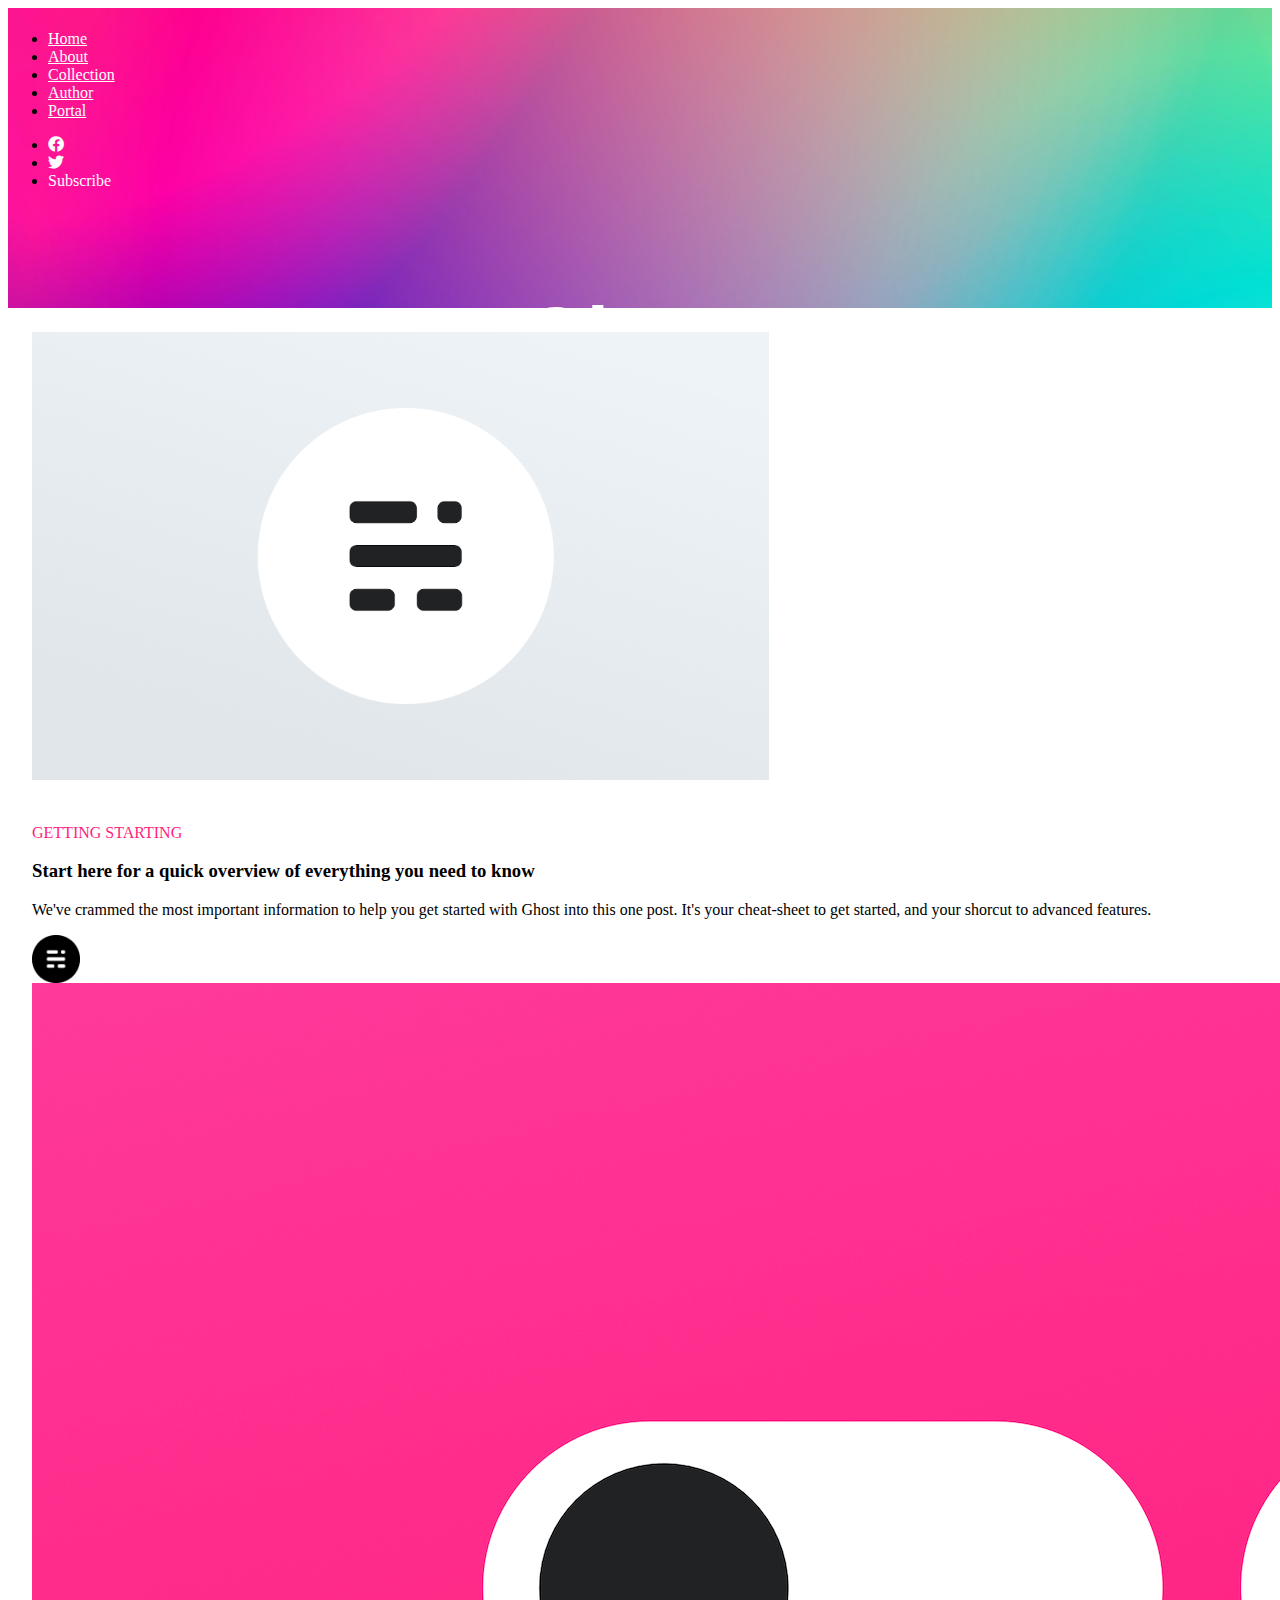
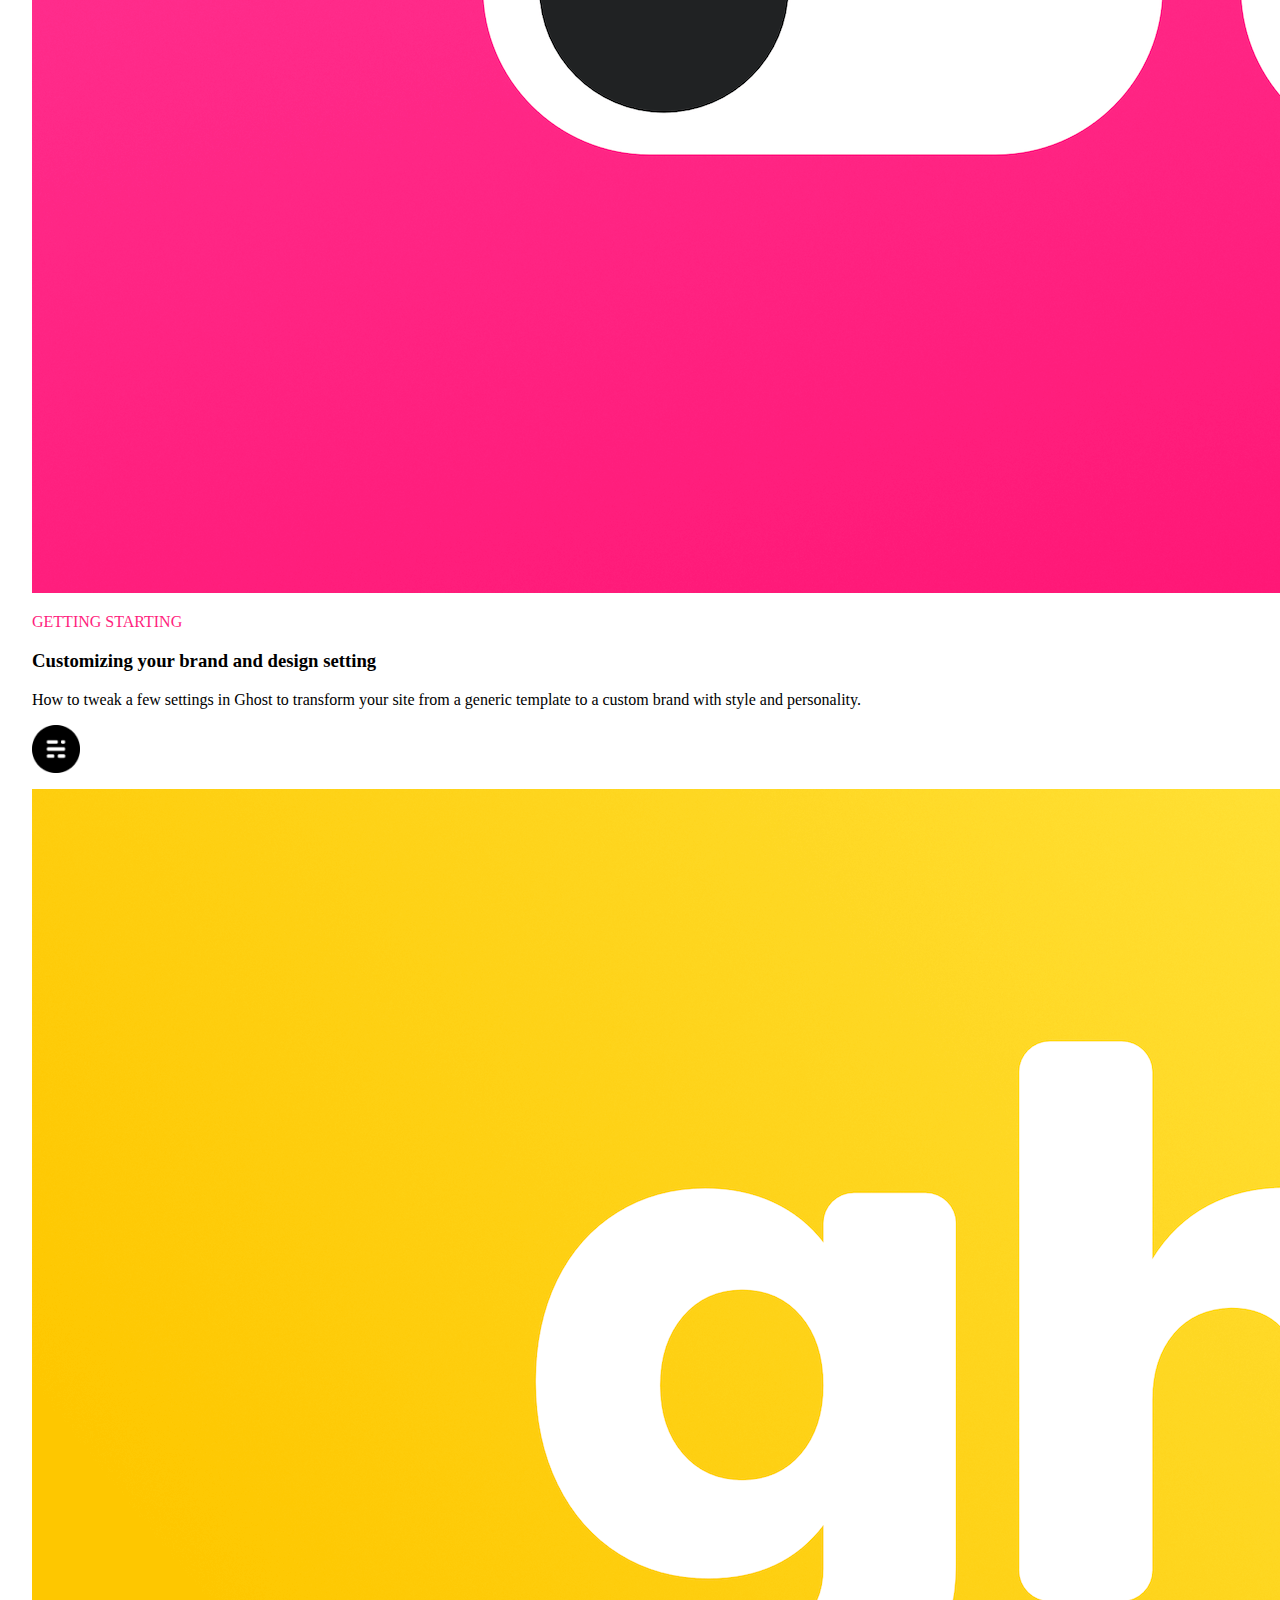
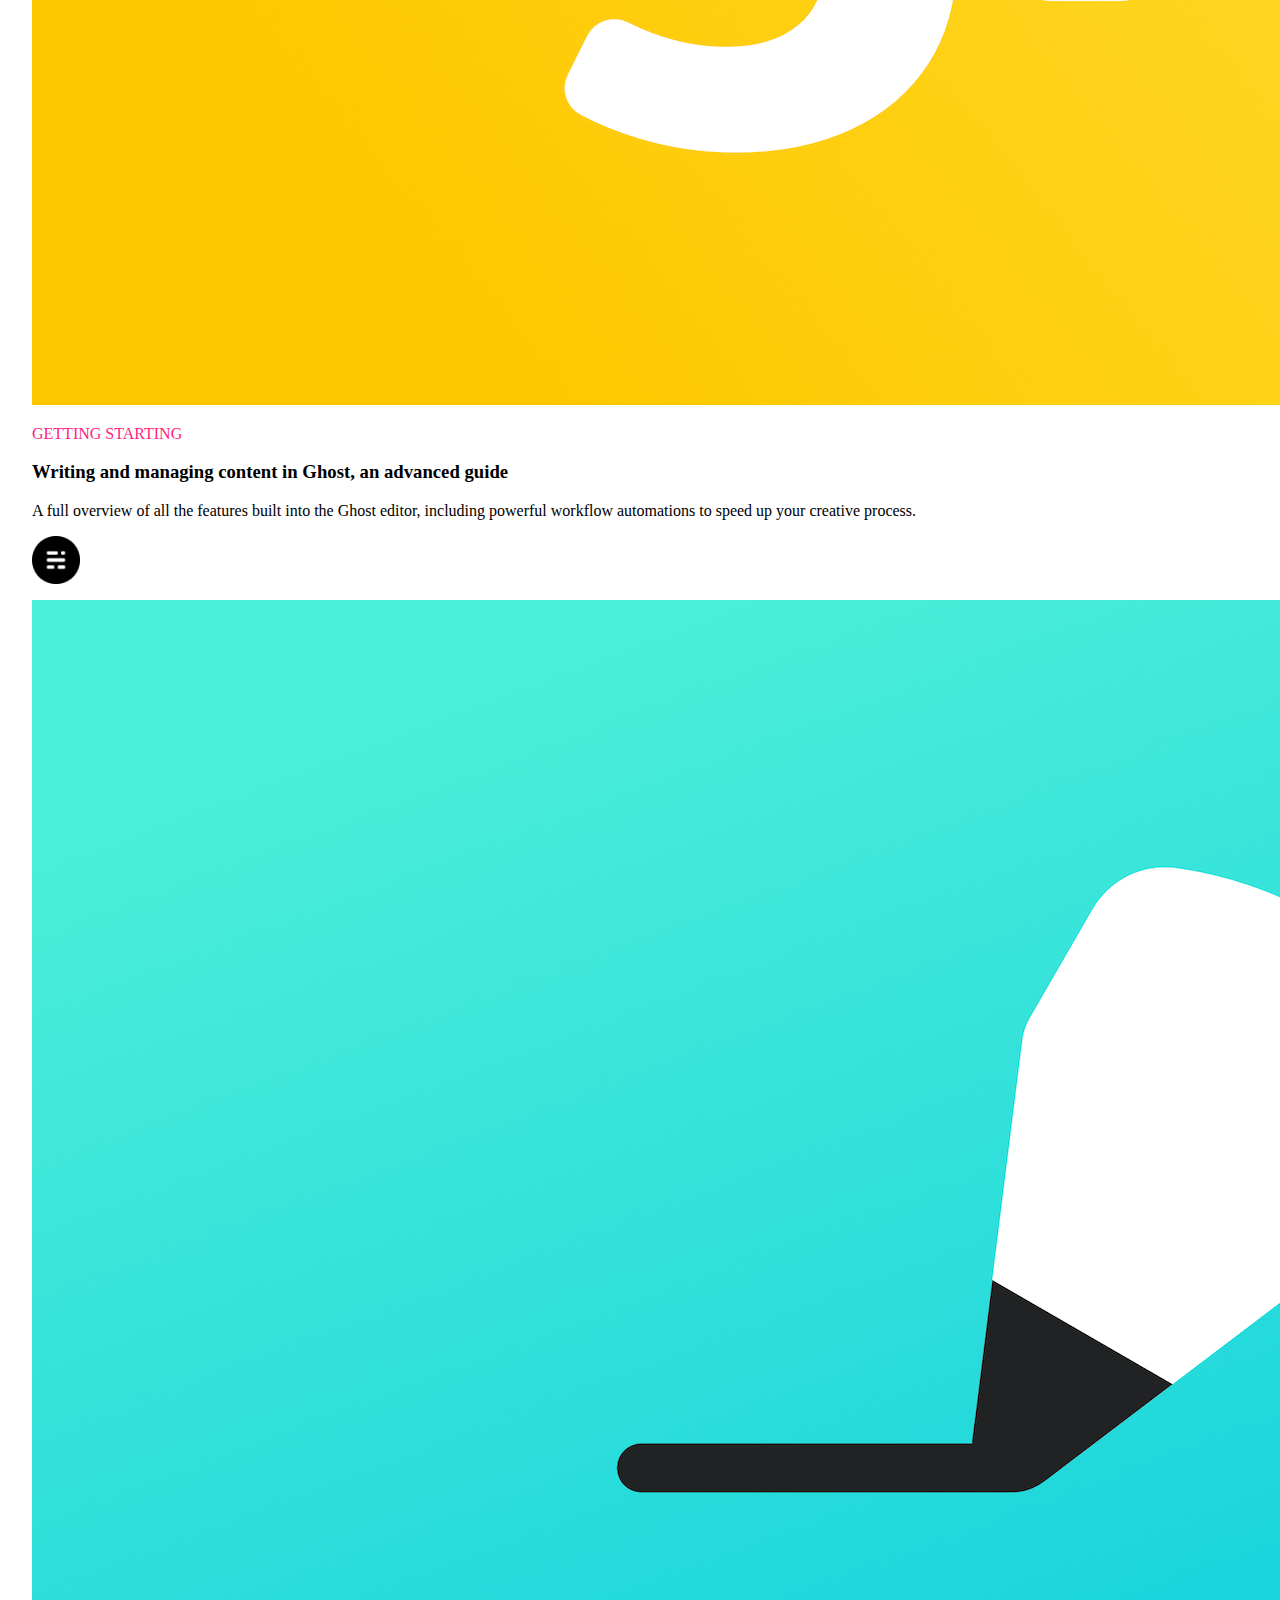
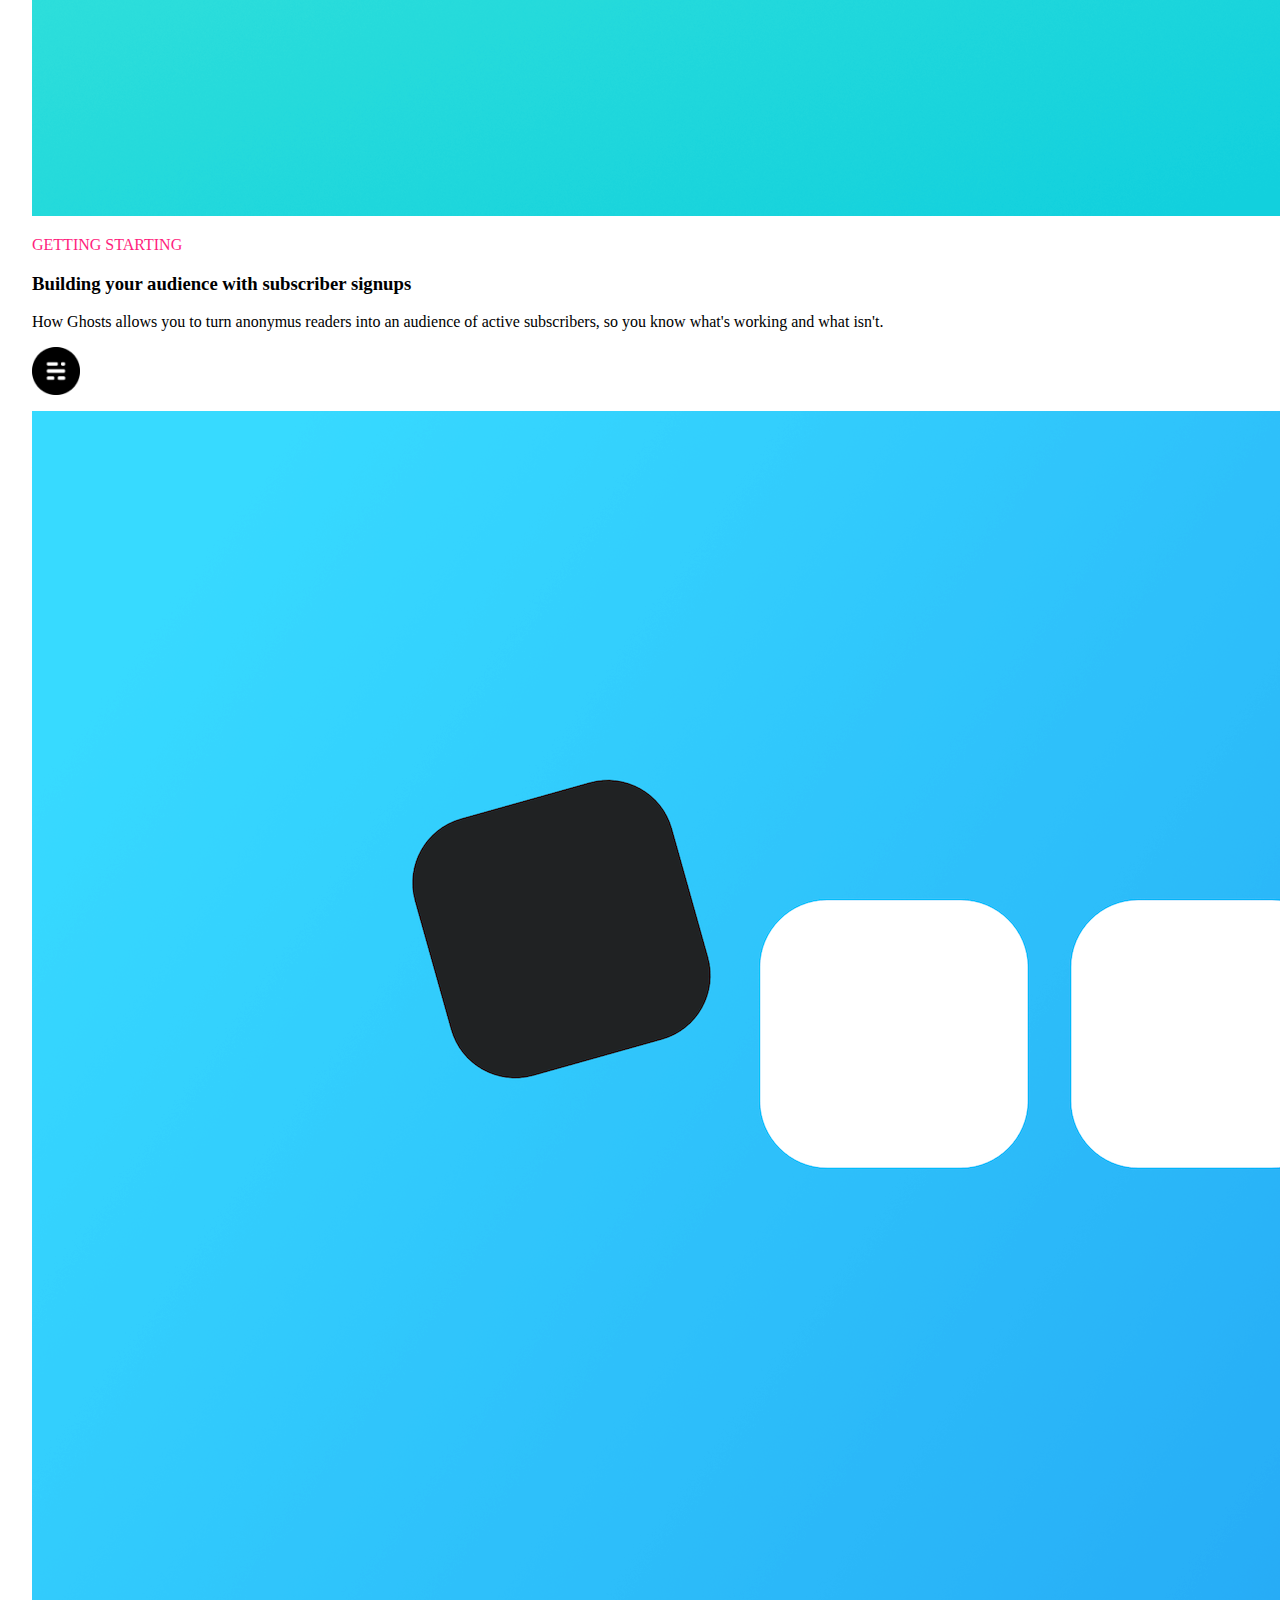
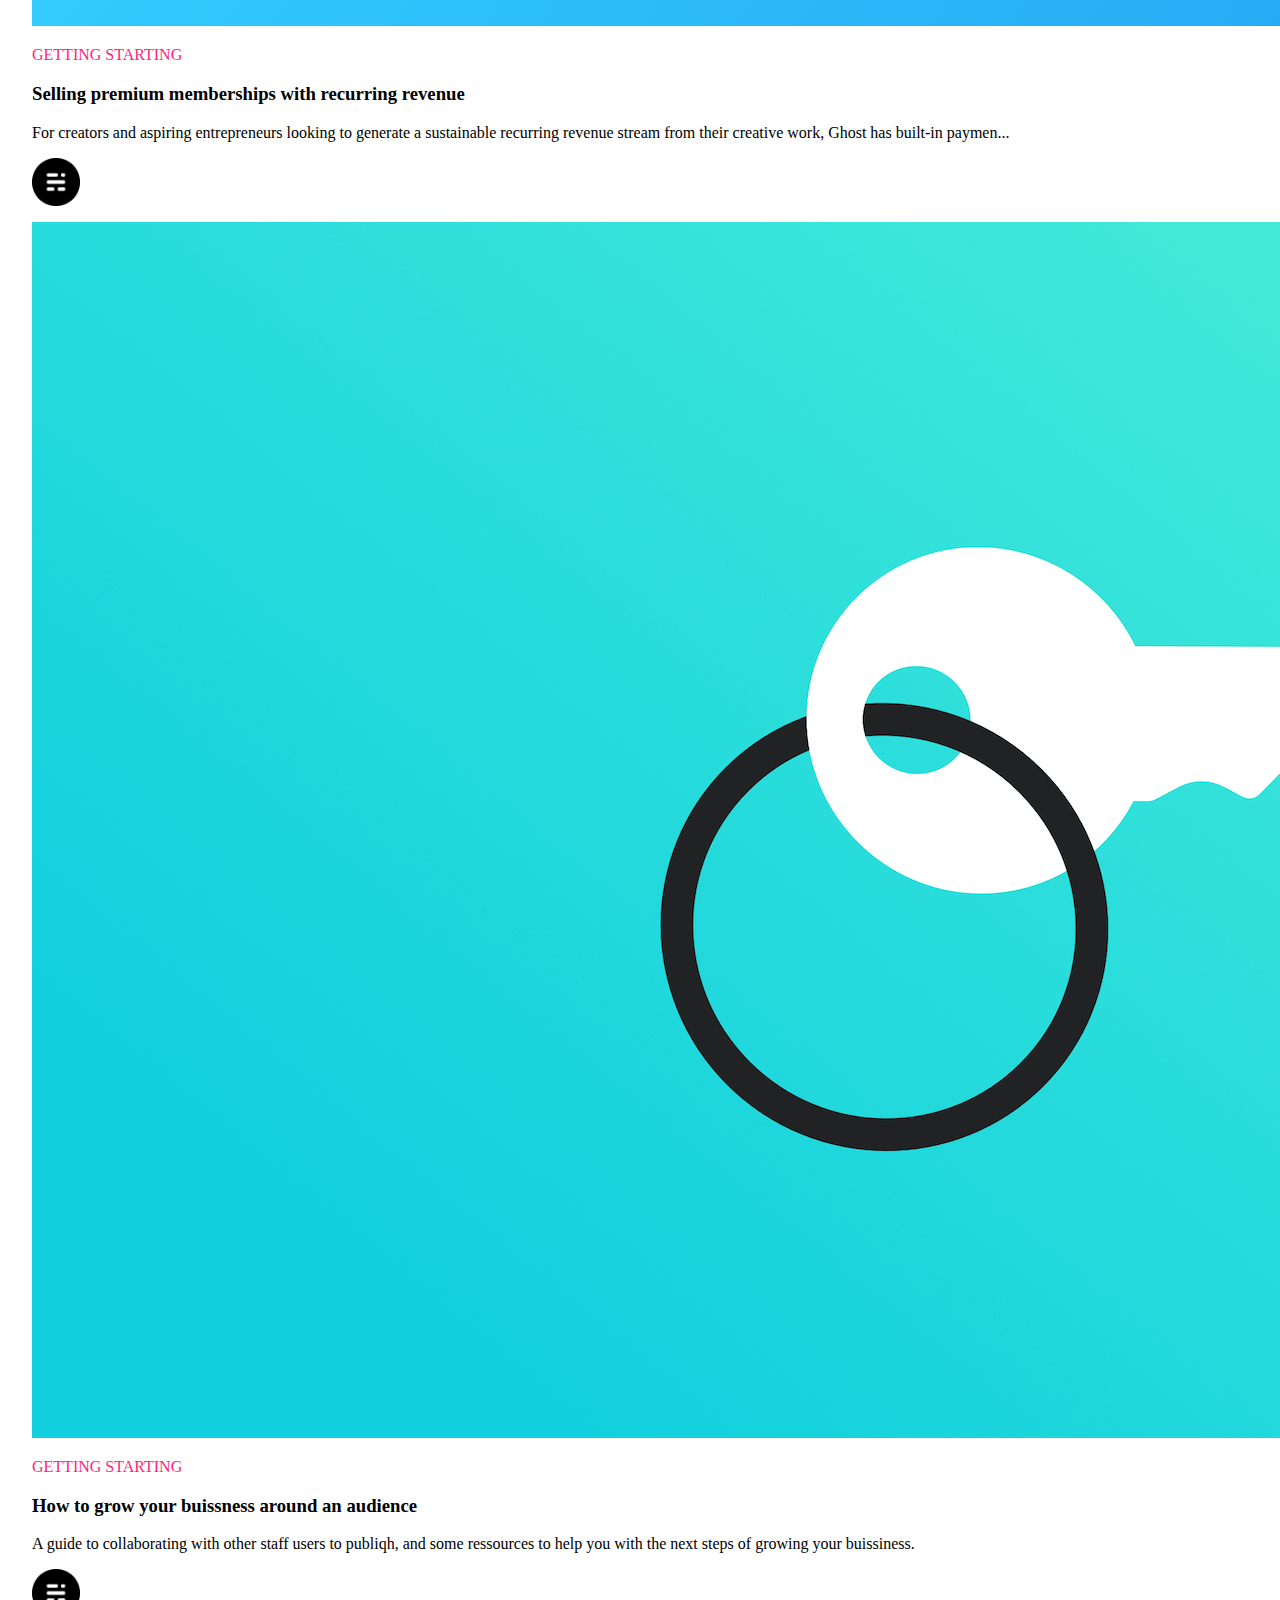
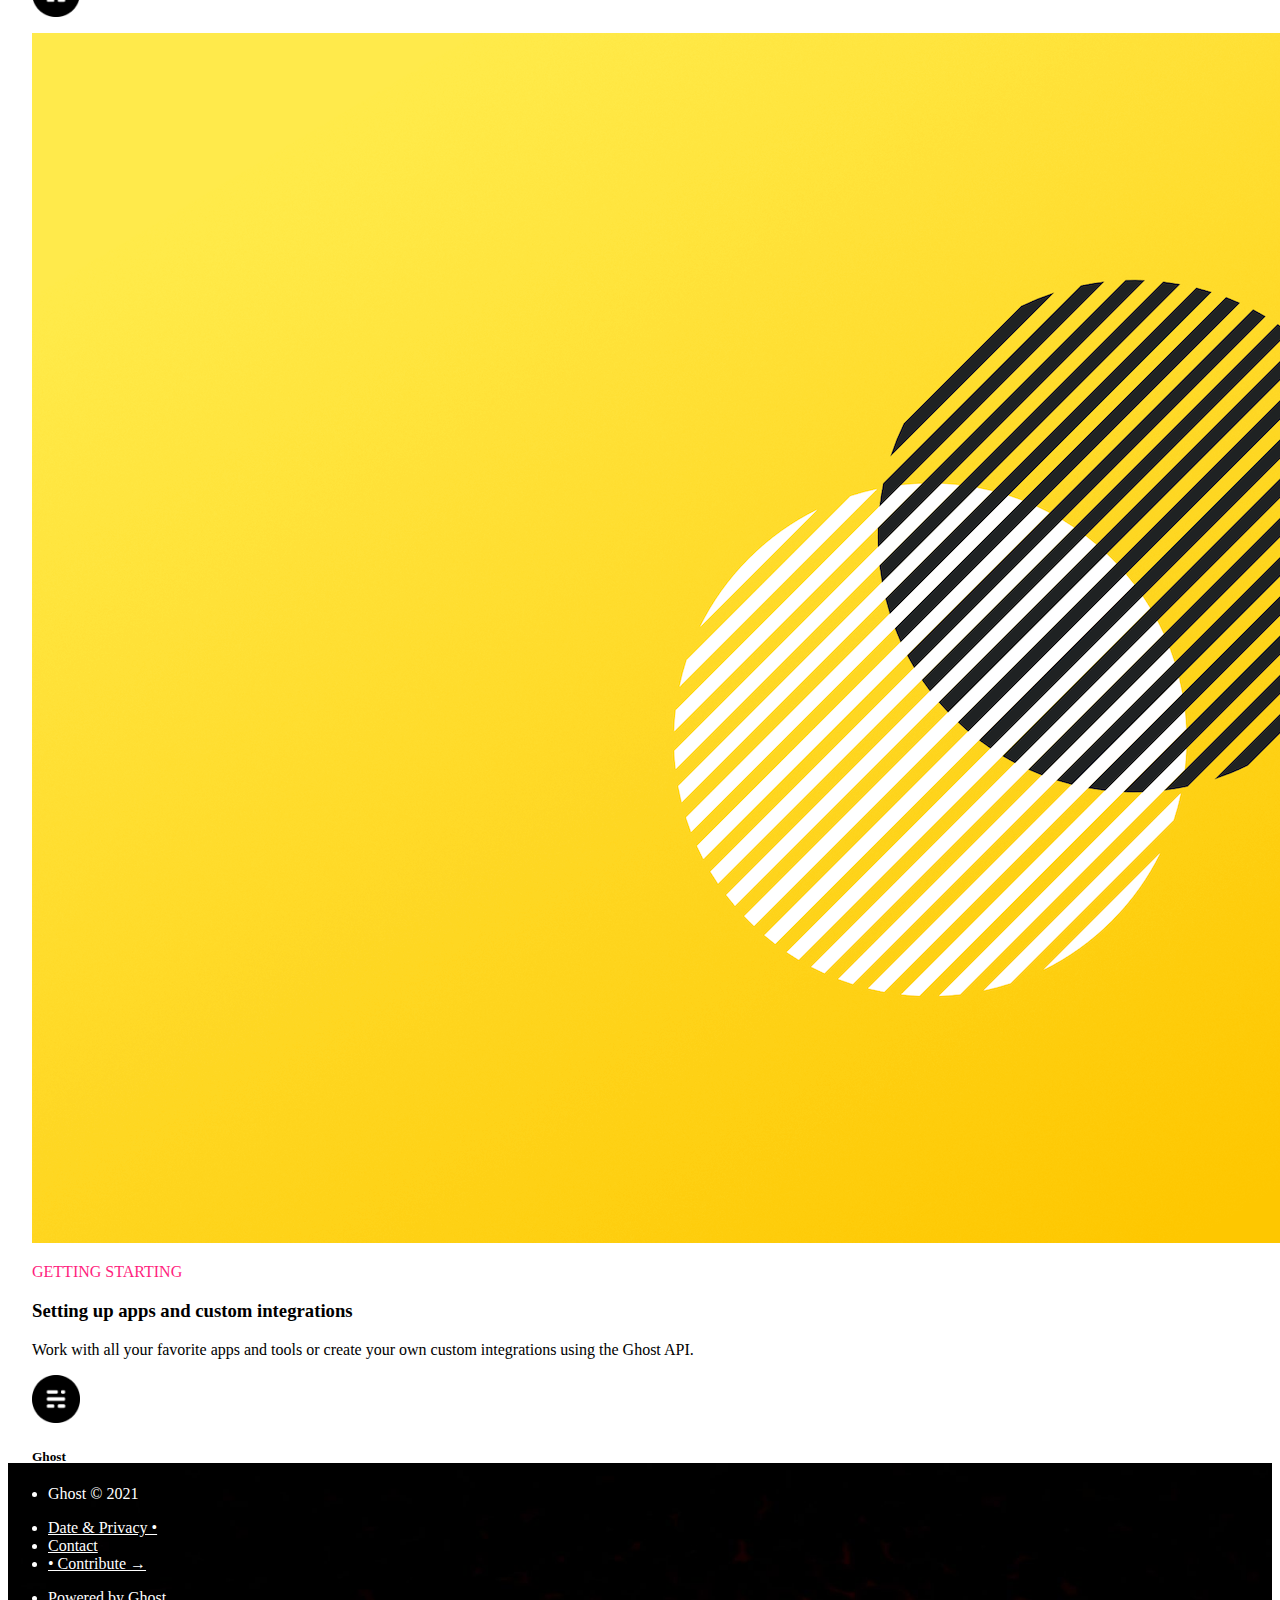
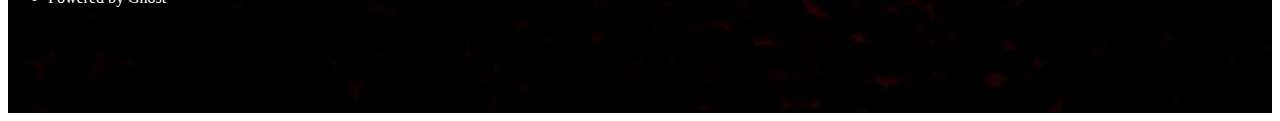
<file: Ghost-blog page d'accueil bootstrap/index.html>
<!DOCTYPE html>
<html lang="fr">
<head>
    <meta charset="UTF-8">
    <title>Ghost blog bootstrap version</title>
    <link rel="stylesheet" href="https://cdnjs.cloudflare.com/ajax/libs/font-awesome/5.15.3/css/all.min.css">
    <link href="https://cdn.jsdelivr.net/npm/bootstrap@5.0.1/dist/css/bootstrap.min.css" rel="stylesheet" integrity="sha384-+0n0xVW2eSR5OomGNYDnhzAbDsOXxcvSN1TPprVMTNDbiYZCxYbOOl7+AMvyTG2x" crossorigin="anonymous">
    <link rel="stylesheet" href="style.css">
</head>
<body>

    <!--Partie header-->
    <header>
        
      <!--Premiere nav-->  
        <div class="container">

          <div class="row">
            <div class="hidden">
            <div class="col-md-10 offset-2"style="border:pink solid"></div>
            </div>

            <div class="col-md-5">
        <nav>
          <ul class="nav">
            <li class="nav-item">
              <a class="nav-link active" href="https://example.com" aria-current="page">Home</a>
            </li>
            <li class="nav-item">
              <a class="nav-link" href="https://example.com">About</a>
            </li>
            <li class="nav-item">
              <a class="nav-link" href="https://example.com">Collection</a>
            </li>
            <li class="nav-item">
              <a class="nav-link" href="https://example.com" >Author</a>
            </li>
            <li class="nav-item">
                <a class="nav-link" href="https://example.com" >Portal</a>
              </li>
          </ul>
          </div>

          <!--Deuxieme nav-->
          <div class="col-md-3 offset-4">
          <ul class="nav justify-content-end">
            <li class="nav-item">
              <a class="nav-link active"  href="https://fr-fr.facebook.com/" aria-current="page"><i class="fab fa-facebook"></i></a>
            </li>
            <li class="nav-item">
              <a class="nav-link" href="https://twitter.com/?lang=fr"><i class="fab fa-twitter"></i></a>
            </li>
            <li class="nav-item">
              <a type="button" class="btn btn-secondary">Subscribe</a>
          </ul>
        </nav>
      </div>
       </div>
        </div>

        <div class="hidden">
          <div class="col-md-10 offset-2"style="border:pink solid"></div>
          </div>
          <div class="hidden">
            <div class="col-md-10 offset-2"style="border:pink solid">1</div>
            </div>
            

        <div class="container">
            <div class="row">
                <div class="col-md-4 offset-4">
                    <section class="titre">
                        <h1>Ghost</h1>
                        <h3>Thoughts, stories and ideas</h3>
                      </section>
                    </div>
                  </div>
                </div>
      
        
    </header>

    <!-----Contenu principal de la page-->

    <main>
      
      <section class="container">
        <div class="row">
          <div class="col-md-4 offset-0"><img src="Images/image1.png" alt="publishing-options" style="width: 737px;margin-bottom: 1.5rem;"></div>
          <div class="col-md-4 offset-4">
            <div class="card-body">
              <p class="small">GETTING STARTING</p>
              <h3 class="card-title fw-bold">Start here for a quick overview of everything you need to know</h3>
              <p class="card-text">We've crammed the most important information to help you get started with Ghost into this one post. It's your cheat-sheet to get started, and your shorcut to advanced features.</p>
              <div class="logo col">
                <img class="float-lg-start" src="./Images/logo-ghost.png" alt="Logo Ghost">      
                <h5>Ghost</h5>
                <p>May 13, 2021 . 2 mn read</p>
              </div>
          </div>
        </div>
      </section>
    

      <section class="container">
        <div class="row">
          <article class="col offset-0">
            <img src="Images/image2.png" class="card-img-top" alt="publishing-options">
            <div class="card-body">
              <p class="small">GETTING STARTING</p>
              <h3 class="card-title fw-bold">Customizing your brand and design setting</h3>
              <p class="card-text">How to tweak a few settings in Ghost to transform your site from a generic template to a custom brand with style and personality.</p>
              <div class="logo col">
                <img class="float-lg-start" src="./Images/logo-ghost.png" alt="Logo Ghost">      
                <h5>Ghost</h5>
                <p>May 13, 2021 . 3 mn read</p>
              </div>
            </div>
          </article>
    
          <article class="col">
            <img src="Images/image3.png" class="card-img-top" alt="writing-posts-with-ghost">
            <div class="card-body">
              <p class="small">GETTING STARTING</p>
              <h3 class="card-title fw-bold">Writing and managing content in Ghost, an advanced guide</h3>
              <p class="card-text">A full overview of all the features built into the Ghost editor, including powerful workflow automations to speed up your creative process.</p>
              <div class="logo col">
                <img class="float-lg-start" src="./Images/logo-ghost.png" alt="Logo Ghost">      
                <h5>Ghost</h5>
                <p>May 13, 2021 . 3 mn read</p>
              </div>
            </div>
          </article>
    
          <article class="col">
            <img src="Images/image4.png" class="card-img-top" alt="creating-a-custom-theme">
            <div class="card-body">
              <p class="small">GETTING STARTING</p>
              <h3 class="card-title fw-bold">Building your audience with subscriber signups</h3>
              <p class="card-text">How Ghosts allows you to turn anonymus readers into an audience of active subscribers, so you know what's working and what isn't.</p>
              <div class="logo col">
                <img class="float-lg-start" src="./Images/logo-ghost.png" alt="Logo Ghost">      
                <h5>Ghost</h5>
                <p>May 13, 2021 . 7 mn read</p>
              </div>
            </div>
          </article>
        </div>    
      </section>

      <div class="articleb">

      <section class="container">
        <div class="row">
          <article class="col">
            <img src="Images/image5.png" class="card-img-top" alt="publishing-options">
            <div class="card-body">
              <p class="small">GETTING STARTING</p>
              <h3 class="card-title fw-bold">Selling premium memberships with recurring revenue</h3>
              <p class="card-text">For creators and aspiring entrepreneurs looking to generate a sustainable recurring revenue stream from their creative work, Ghost has built-in paymen...</p>
              <div class="logo col">
                <img class="float-lg-start" src="./Images/logo-ghost.png" alt="Logo Ghost">      
                <h5>Ghost</h5>
                <p>May 13, 2021 . 30 mn read</p>
              </div>
            </div>
          </article>
    
          <article class="col">
            <img src="Images/image6.png" class="card-img-top" alt="writing-posts-with-ghost">
            <div class="card-body">
              <p class="small">GETTING STARTING</p>
              <h3 class="card-title fw-bold">How to grow your buissness around an audience</h3>
              <p class="card-text">A guide to collaborating with other staff users to publiqh, and some ressources to help you with the next steps of growing your buissiness.</p>
              <div class="logo col">
                <img class="float-lg-start" src="./Images/logo-ghost.png" alt="Logo Ghost">      
                <h5>Ghost</h5>
                <p>May 13, 2021 . 2 mn read</p>
              </div>
            </div>
          </article>
    
          <article class="col">
            <img src="Images/image7.png" class="card-img-top" alt="creating-a-custom-theme">
            <div class="card-body">
              <p class="small">GETTING STARTING</p>
              <h3 class="card-title fw-bold">Setting up apps and custom integrations</h3>
              <p class="card-text">Work with all your favorite apps and tools or create your own custom integrations using the Ghost API.</p>
              <div class="logo col">
                <img class="float-lg-start" src="./Images/logo-ghost.png" alt="Logo Ghost">      
                <h5>Ghost</h5>
                <p>May 13, 2021 . 5 mn read</p>
              </div>
            </div>
          </article>
        </div>    
      </section>

      </div>
     
      </main>    

    <!---Footer---->

    <footer>

      <div class="container">
        <div class="row">
          <div class="hidden">
            <div class="col-md-12"style="border:pink solid"></div>
          </div>
        </div>

        <div class="row">
            <div class="col-md-2">

              <ul class="nav">
                <li class="nav-item">
                  <a class="nav-link active" aria-current="page">Ghost © 2021</a>
                </li>
              </ul>
            </div>
        

          <div class="col-md-5 offset-2">
            <ul class="nav">
              <li class="nav-item">
                <a class="nav-link active" href="https://dataprivacymanager.net/5-things-you-need-to-know-about-data-privacy/" aria-current="page">Date & Privacy •</a>
              </li>
              <li class="nav-item">
                <a class="nav-link" href="https://ghost.org/contact/">Contact</a>
              </li>
              <li class="nav-item">
                <a class="nav-link" href="https://www.kickstarter.com/?lang=fr">• Contribute →</a>
              </li>
            </ul>
          </div>

          <div class="col-md-2 offset-1">

            <ul class="nav">
              <li class="nav-item">
                <a class="nav-link active" aria-current="page">Powered by Ghost</a>
              </li>
            </ul>
          </div>


        </div>
      </div>
     
        
    </footer>
    
</body>
</html>
</file>
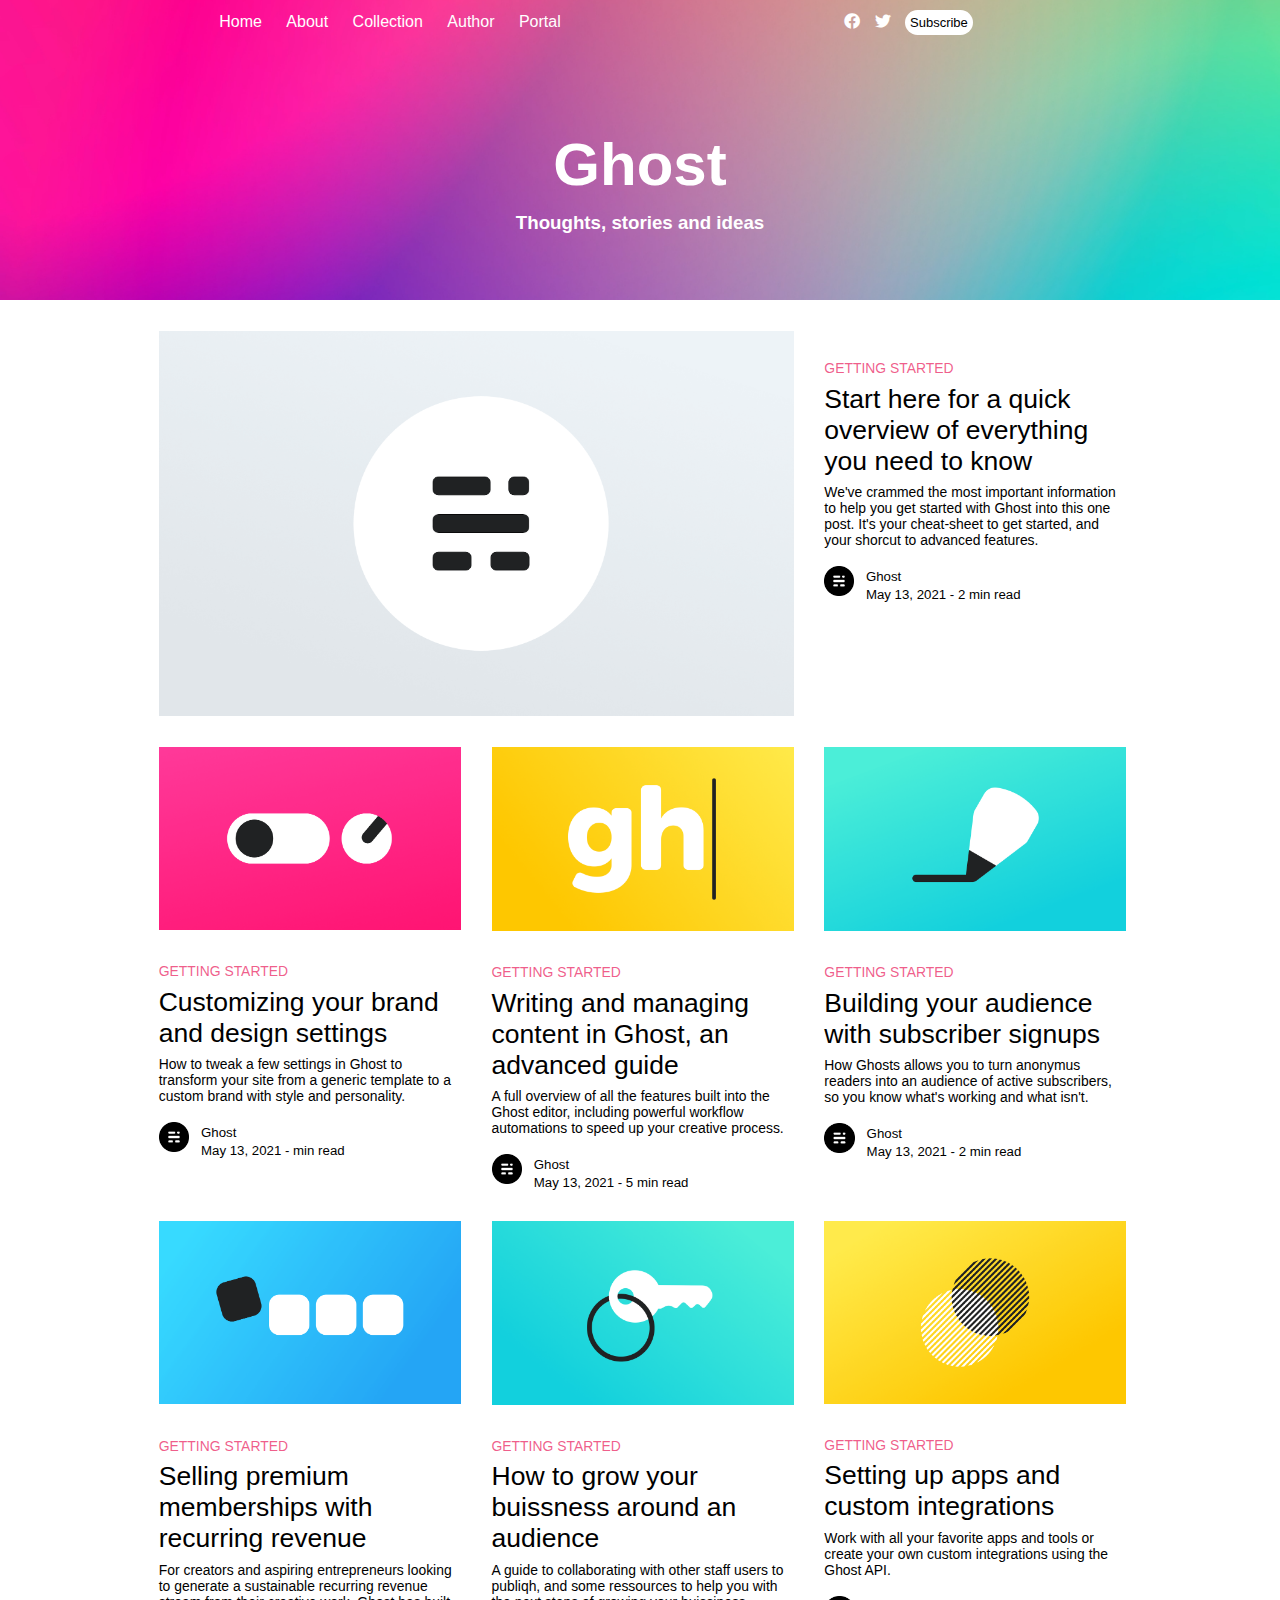
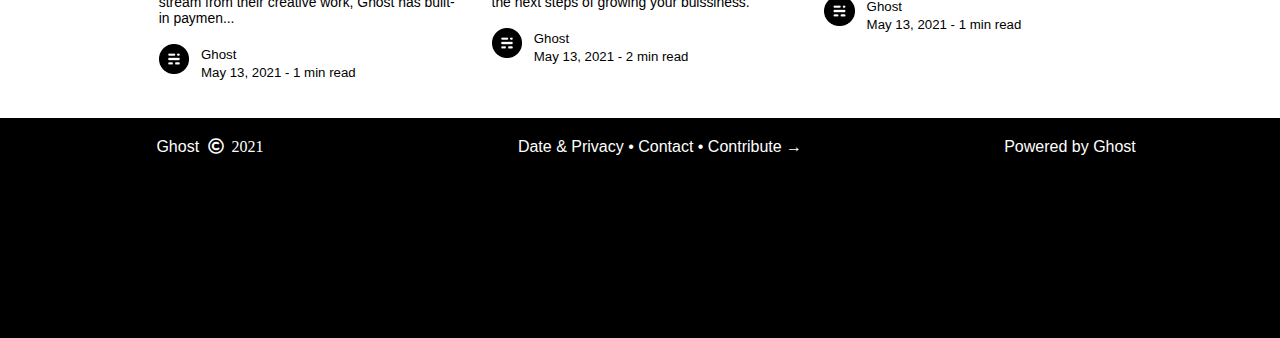
<file: Ghost-blog page d'accueil html css/index.html>
<!DOCTYPE html>
<html lang="fr">
<head>
    <meta charset="UTF-8">
    <title>Ghost blog</title>
    <link rel="stylesheet" href="https://cdnjs.cloudflare.com/ajax/libs/font-awesome/5.15.3/css/all.min.css">
    <link rel="stylesheet" href="style.css">
</head>
<body>

    <!--Partie header-->
    <header>
        <nav>
            <ul>
                <li><a href="https://example.com">Home</a></li>
                <li><a href="https://example.com">About</a></li>
                <li><a href="https://example.com">Collection</a></li>
                <li><a href="https://example.com">Author</a></li>
                <li><a href="https://example.com">Portal</a></li>
            </ul>
        </nav>

        <section class="hd">
            <a href="https://fr-fr.facebook.com/" class="fab fa-facebook"></a>
            <a href="https://twitter.com/?lang=fr" class="fab fa-twitter"></a>
            <a class="sub" href="https://ghost-concierge.com/fr/inscription/">Subscribe</a>
        </section>

        <section class="titre">

            <h1>Ghost</h1>
            <h3>Thoughts, stories and ideas</h3>
        </section>

    
    </header>
    
     <!--Partie en tete-->
     <div class="corp">

      <!--Partie en tete-->
      <main class="entete">

        <img class="img1" src="Images/image1.png">

        <section class="bloc1">
            <p class="rose">GETTING STARTED</p>
            <p class="txgras">Start here for a quick overview of everything you need to know</p>
            <p class="para">We've crammed the most important information to help you get started with Ghost into this one post. It's your cheat-sheet to get started, and your shorcut to advanced features.</p>
            <img class="logo" src="Images/logo-ghost.png">
            <p class="ghost">Ghost</p>
            <p>May 13, 2021 - 2 min read</p>
        </section>
      </main>

      <!--Partie milieu-->
      <main class="milieu">

      <!----Bloc 2-->

        <section class="bloc2">
            <img class="img2" src="Images/image2.png">
            <p class="rose">GETTING STARTED</p>
            <p class="txgras">Customizing  your brand and design settings</p>
            <p class="para">How to tweak a few settings in Ghost to transform your site from a generic template to a custom brand with style and personality.</p>
            <img class="logo" src="Images/logo-ghost.png">
            <p class="ghost">Ghost</p>
            <p>May 13, 2021 -  min read</p>

        </section>

        <!----Bloc 3---->

        <section class="bloc3">
            <img class="img3" src="Images/image3.png">
            <p class="rose">GETTING STARTED</p>
            <p class="txgras">Writing and managing content in Ghost, an advanced guide</p>
            <p class="para">A full overview of all the features built into the Ghost editor, including powerful workflow automations to speed up your creative process.</p>
            <img class="logo" src="Images/logo-ghost.png">
            <p class="ghost">Ghost</p>
            <p>May 13, 2021 - 5 min read</p>

        </section>

        <!----Bloc 4---->

        <section class="bloc4">
            <img class="img4" src="Images/image4.png">
            <p class="rose">GETTING STARTED</p>
            <p class="txgras">Building your audience with subscriber signups</p>
            <p class="para">How Ghosts allows you to turn anonymus readers into an audience of active subscribers, so you know what's working and what isn't.</p>
            <img class="logo" src="Images/logo-ghost.png">
            <p class="ghost">Ghost</p>
            <p>May 13, 2021 - 2 min read</p>

        </section>

        <!----Ligne de contenu bas----->

        <main class="bas">

            <!-----Bloc 5----->

            <section class="bloc5">
                <img class="img5" src="Images/image5.png">
                <p class="rose">GETTING STARTED</p>
                <p class="txgras">Selling premium memberships with recurring revenue</p>
                <p class="para">For creators and aspiring entrepreneurs looking to generate a sustainable recurring revenue stream from their creative work, Ghost has built-in paymen...</p>
                <img class="logo" src="Images/logo-ghost.png">
                <p class="ghost">Ghost</p>
                <p>May 13, 2021 - 1 min read</p>
    
            </section>

            <!-----Bloc 6----->
    
            <section class="bloc6">
                <img class="img6" src="Images/image6.png">
                <p class="rose">GETTING STARTED</p>
                <p class="txgras">How to grow your buissness around an audience</p>
                <p class="para">A guide to collaborating with other staff users to publiqh, and some ressources to help you with the next steps of growing your buissiness.</p>
                <img class="logo" src="Images/logo-ghost.png">
                <p class="ghost">Ghost</p>
                <p>May 13, 2021 - 2 min read</p>
    
            </section>

            <!----Bloc 7----->
    
            <section class="bloc7">
                <img class="img7" src="Images/image7.png">
                <p class="rose">GETTING STARTED</p>
                <p class="txgras">Setting up apps and custom integrations</p>
                <p class="para">Work with all your favorite apps and tools or create your own custom integrations using the Ghost API.</p>
                <img class="logo" src="Images/logo-ghost.png">
                <p class="ghost">Ghost</p>
                <p>May 13, 2021 - 1 min read</p>
    
            </section>

        
       </main>
    </div>

    <!---Footer---->

    <footer class="container">
  
        <section class="box1">
          
                <p>Ghost</p>
                <p class="far fa-copyright"> 2021</p>
                
             
        </section>

        
           <nav class="box2"> 
            <ul>
                <li><a href="https://dataprivacymanager.net/5-things-you-need-to-know-about-data-privacy/">Date & Privacy  •</a></li>
                <li><a href="https://ghost.org/contact/">  Contact  </a></li>
                <li><a href="https://www.kickstarter.com/?lang=fr">•  Contribute →</a></li>
            </ul>
           </nav> 
        

            <p class="box3">Powered by Ghost</h>
        </div>
    </footer>
    
</body>
</html>
</file>
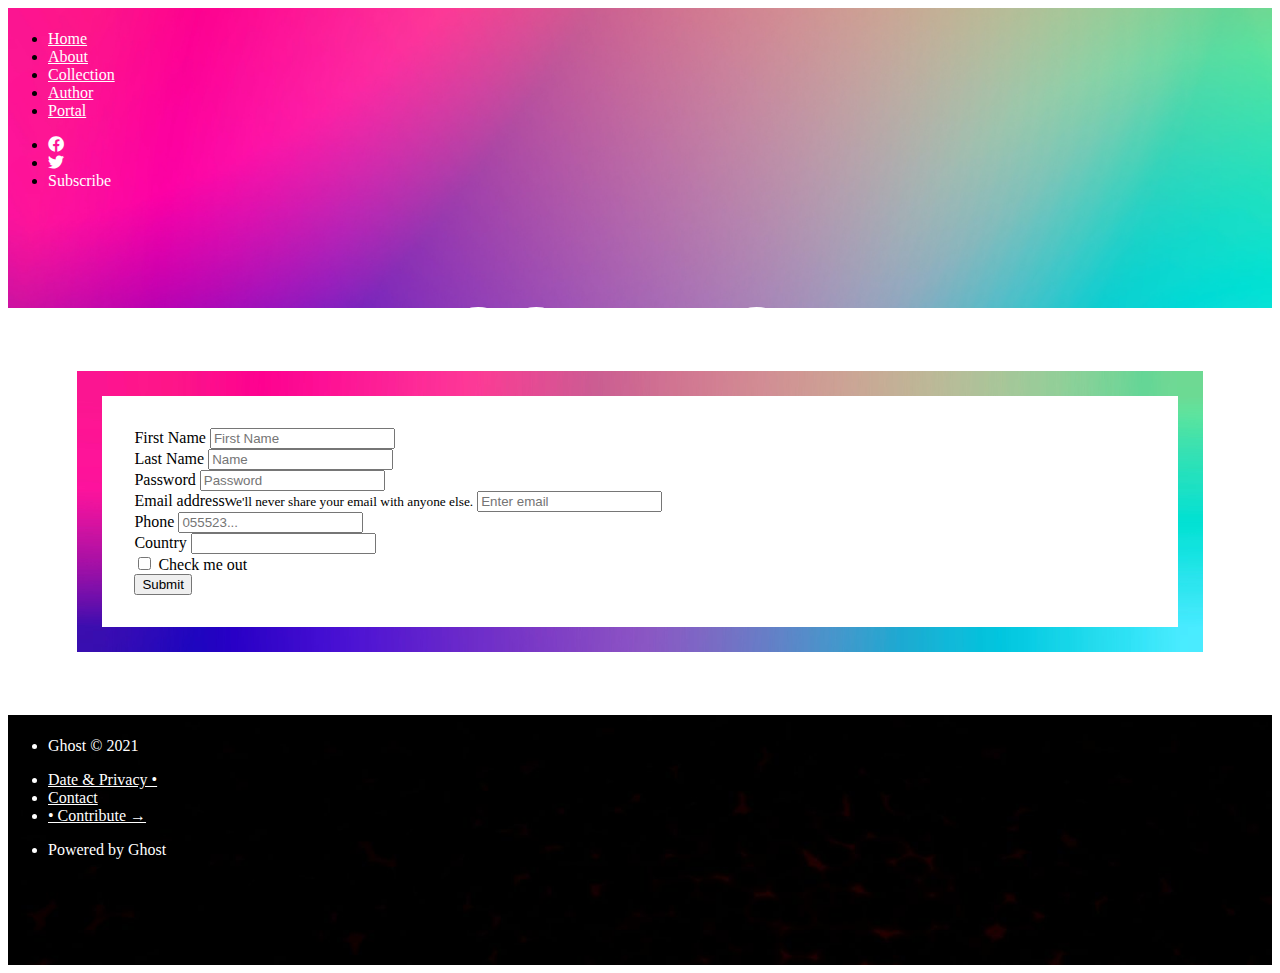
<file: Ghost-blog page d'accueil bootstrap/Formulaire contact bootstrap version/index.html>
<!DOCTYPE html>
<html lang="fr">
<head>
    <meta charset="UTF-8">
    <title>Ghost blog bootstrap version</title>
    <link rel="stylesheet" href="https://cdnjs.cloudflare.com/ajax/libs/font-awesome/5.15.3/css/all.min.css">
    <link href="https://cdn.jsdelivr.net/npm/bootstrap@5.0.1/dist/css/bootstrap.min.css" rel="stylesheet" integrity="sha384-+0n0xVW2eSR5OomGNYDnhzAbDsOXxcvSN1TPprVMTNDbiYZCxYbOOl7+AMvyTG2x" crossorigin="anonymous">
    <link rel="stylesheet" href="style.css">
</head>
<body>

    <!--Partie header-->
    <header>
        
      <!--Premiere nav-->  
        <div class="container">

          <div class="row">
            <div class="hidden">
            <div class="col-md-10 offset-2"style="border:pink solid"></div>
            </div>

            <div class="col-md-5">
        <nav>
          <ul class="nav">
            <li class="nav-item">
              <a class="nav-link active" href="https://example.com" aria-current="page">Home</a>
            </li>
            <li class="nav-item">
              <a class="nav-link" href="https://example.com">About</a>
            </li>
            <li class="nav-item">
              <a class="nav-link" href="https://example.com">Collection</a>
            </li>
            <li class="nav-item">
              <a class="nav-link" href="https://example.com" >Author</a>
            </li>
            <li class="nav-item">
                <a class="nav-link" href="https://example.com" >Portal</a>
              </li>
          </ul>
          </div>

          <!--Deuxieme nav-->
          <div class="col-md-3 offset-4">
          <ul class="nav justify-content-end">
            <li class="nav-item">
              <a class="nav-link active"  href="https://fr-fr.facebook.com/" aria-current="page"><i class="fab fa-facebook"></i></a>
            </li>
            <li class="nav-item">
              <a class="nav-link" href="https://twitter.com/?lang=fr"><i class="fab fa-twitter"></i></a>
            </li>
            <li class="nav-item">
              <a type="button" class="btn btn-secondary">Subscribe</a>
          </ul>
        </nav>
      </div>
       </div>
        </div>

        <div class="hidden">
          <div class="col-md-10 offset-2"style="border:pink solid"></div>
          </div>
          <div class="hidden">
            <div class="col-md-10 offset-2"style="border:pink solid">1</div>
            </div>
            

        <div class="container">
            <div class="row">
                <div class="col-md-4 offset-4">
                    <section class="titre">
                        <h1>CONTACT</h1>
                      </section>
                    </div>
                  </div>
                </div>
      
        
    </header>








    <!-----Contenu principal de la page-->

    <main>
        
      <div class="row">
        <div class="col-md-6">
        <form>
            <div class="form-group">
              <label for="exampleInputEmail1">First Name</label>
              <input type="email" class="form-control" id="exampleInputEmail1" aria-describedby="emailHelp" placeholder="First Name">
            </div>
        </div>

        <div class="col-md-6"> 
            <div class="form-group">
              <label for="exampleInputPassword1">Last Name</label>
              <input type="password" class="form-control" id="exampleInputPassword1" placeholder="Name">
            </div>
          </div>
      </div>

      <div class="row">
        <div class="col-md-6"> 
          <div class="form-group">
            <label for="exampleInputPassword1">Password</label>
            <input type="password" class="form-control" id="exampleInputPassword1" placeholder="Password">
          </div>
    </div>

        <div class="col-md-6">
            <div class="form-group">
                <label for="exampleInputEmail1">Email address</label><small id="emailHelp" class="form-text text-muted">We'll never share your email with anyone else.</small>
                <input type="email" class="form-control" id="exampleInputEmail1" aria-describedby="emailHelp" placeholder="Enter email">
                
              </div>
        </div>
     </div>

      <div class="row">
        <div class="col-md-6">
              <div class="form-group">
                <label for="exampleInputEmail1">Phone</label>
                <input type="email" class="form-control" id="exampleInputEmail1" aria-describedby="emailHelp" placeholder="055523...">
              </div>
        </div>

        <div class="col-md-6">
              <div class="form-group">
                <label for="exampleInputPassword1">Country</label>
                <input type="password" class="form-control" id="exampleInputPassword1">
              </div>
        </div>
      </div>
        
            <div class="form-check">
              <input type="checkbox" class="form-check-input" id="exampleCheck1">
              <label class="form-check-label" for="exampleCheck1">Check me out</label>
            </div>
            <button type="submit" class="btn btn-primary">Submit</button>
          </form>
     
      </main>   
      
      





    <!---Footer---->

    <footer>

      <div class="container">
        <div class="row">
          <div class="hidden">
            <div class="col-md-12"style="border:pink solid"></div>
          </div>
        </div>

        <div class="row">
            <div class="col-md-2">

              <ul class="nav">
                <li class="nav-item">
                  <a class="nav-link active" aria-current="page">Ghost © 2021</a>
                </li>
              </ul>
            </div>
        

          <div class="col-md-5 offset-2">
            <ul class="nav">
              <li class="nav-item">
                <a class="nav-link active" href="https://dataprivacymanager.net/5-things-you-need-to-know-about-data-privacy/" aria-current="page">Date & Privacy •</a>
              </li>
              <li class="nav-item">
                <a class="nav-link" href="https://ghost.org/contact/">Contact</a>
              </li>
              <li class="nav-item">
                <a class="nav-link" href="https://www.kickstarter.com/?lang=fr">• Contribute →</a>
              </li>
            </ul>
          </div>

          <div class="col-md-2 offset-1">

            <ul class="nav">
              <li class="nav-item">
                <a class="nav-link active" aria-current="page">Powered by Ghost</a>
              </li>
            </ul>
          </div>


        </div>
      </div>
     
        
    </footer>
    
</body>
</html>
</file>
<file: Ghost-blog page d'accueil bootstrap/style.css>
html, body {
    width: auto;

}
header {
    width: 100%;
    height: 300px;
    background-image: url("Images/image0.jpg");
    background-size: 100%;       
}

.hidden{
    visibility: hidden;
}

.nav a {
  color: white;
}

.titre {
    text-align: center;
    color: white;
    font-family: sans-serif;
}

h1 {
    font-size: 500%;
}


/*------------Contenu de la page------------*/

main{
    padding: 1.5rem;
}


.card{
    border: none;
}

.card-body .small{
    color: #ff1e7d;
}

.logo{
    height: 3rem;
}

.logo img{
    width: 3rem;
    margin-right: 1rem;
}

.logo h5, .logo img{
    margin-bottom: 0;
}

article .col{
    margin-bottom: 1rem;
}

/*banniere noire du bas*/

footer {
    width: 100%;
    height: 250px;
    background-image: url("Images/noir.jpg");
    background-size: 100%;
    color: white;
}
</file>
<file: Ghost-blog page d'accueil html css/style.css>
/*-------partie hearder-------*/
* {
    margin: 0%;
}

html, body {
    font-size: 100%;
    font-family: sans-serif;
}

header {
    position: absolute;
    top: 0;
    right: 0;
    left: 0;
    height: 300px;
    background-image: url("Images/image0.jpg");
    background-size: 100%;
    }

header nav {
    text-align: left;
    margin-top: 1%;
    margin-left: 14%;
    word-spacing: 20px;
    color:white;
    float: left;
}

header nav ul li {
    display: inline;
}

.hd {
    margin-top: 1%;
    margin-right: 24%;
    float: right;
    word-spacing: 10px;
}

.sub {
    border: 0;
    padding: 5px 5px;
    color: black;
    background-color: white;
    border-radius: 30px;
    font-family: sans-serif;
    font-size: small;
}

header a {
    color: white;
    text-decoration: none;
}

.titre {
    text-align: center;
    margin-top: 130px;
    color: white;
    font-family: sans-serif;
}

.titre h1 {
    font-size: 60px;
    margin-bottom: 1%;
}

/*-----corp de la page-----*/

.corp {
    margin-right: 10%;
    margin-left: 10%;
}

/*-------Bloc 1-------*/
.entete {
   margin-top: 300px;
}

.img1 {
    width: 62%;
    float: left;
    margin-top: 3%;
    margin-left: 3%;
}

.bloc1 {
    text-align: left;
    width: 29%;
    float: left;
    margin-left: 3%;
    margin-right: 3%;
    font-size: 82.9%;
    margin-top: 3%;
}


.rose {
    margin-top: 10%;
    color: rgba(238, 79, 127, 0.904);
    font-size: 105%;
}

.txgras {
    margin-top: 3%;
    font-family: Impact, Haettenschweiler, 'Arial Narrow Bold', sans-serif;
    font-size: 200%;
}

.para {
    font-size: 105%;
    margin-top: 3%;
}

.logo {
    width: 10%;
    float: left;
    margin-top: 6%;
    margin-right: 4%;
}

.ghost {
    margin-top: 5%;
    margin-bottom: 1%;
    font-family: Impact, Haettenschweiler, 'Arial Narrow Bold', sans-serif;

}

/*-----Partie du milieu-----*/

/*-----Bloc 2------*/

.milieu {
    float: left;

 }
 
 .bloc2 {
     text-align: left;
     width: 29.5%;
     float: left;
     font-size: 82.9%;
     margin-top: 3%;
     margin-left: 3%;
 }
 
 .img2 {
     width: 100%
 }
 
 .rose {
     color: rgba(238, 79, 127, 0.904);
     font-size: 105%;
 }
 
 .txgras {
     margin-top: 2.5%;
     font-family: Impact, Haettenschweiler, 'Arial Narrow Bold', sans-serif;
     font-size: 200%;
 }
 
 .para {
     font-size: 105%;
     margin-top: 2.5%;
 }
 
 .logo {
     width: 10%;
     float: left;
     margin-top: 6%;
     margin-right: 4%;
 }
 
 .ghost {
     margin-top: 7%;
     margin-bottom: 1%;
     font-family: Impact, Haettenschweiler, 'Arial Narrow Bold', sans-serif;
 
 }

 /*----bloc 3----*/

 .milieu {
    float: left;
   
 }
 
 .bloc3 {
     text-align: left;
     width: 29.5%;
     float: left;
     font-size: 82.9%;
     margin-top: 3%;
     margin-left: 3%;
 }
 
 .img3 {
     width: 100%
 }
 
/*----partie 4-----*/
 
.milieu {
    float: left;
   
 }
 
 .bloc4 {
     text-align: left;
     width: 29.5%;
     float: left;
     font-size: 82.9%;
     margin-top: 3%;
     margin-left: 3%;
 }
 
 .img4 {
     width: 100%
 }
 
 /*----Partie du bas-----*/

 /*----Partie 5-----*/

 .bas{
    float: left;
   
 }
 
 .bloc5 {
     text-align: left;
     width: 29.5%;
     float: left;
     font-size: 82.9%;
     margin-top: 3%;
     margin-left: 3%;
 }
 
 .img5 {
     width: 100%
 }

/*----Partie 6-----*/

.bloc6 {
    text-align: left;
    width: 29.5%;
    float: left;
    font-size: 82.9%;
    margin-top: 3%;
    margin-left: 3%;
}

.img6{
    width: 100%
}

/*----Partie 6-----*/

.bloc7 {
    text-align: left;
    width: 29.5%;
    float: left;
    font-size: 82.9%;
    margin-top: 3%;
    margin-left: 3%;
}

.img7{
    width: 100%
}


/*----Partie 7-----*/

.bloc8 {
    text-align: left;
    width: 29.5%;
    float: left;
    font-size: 82.9%;
    margin-top: 3%;
    margin-left: 3%;
}

.img8{
    width: 100%
}


/*----Footer-----*/

.container {
    display: grid;
    grid-template-columns: repeat(3, 1fr);
    grid-auto-rows: 100px;
    grid-gap: 10px;
    width: 100%;
    height: 220px;
    margin-top: 3%;
    float: left;
    background-color: black;
}


.box1 {
  grid-column: 1;
  grid-row: 1;
  justify-self: center;
}

footer section {
    display: inline;
    color: white;
    margin-top: 20px;
}

footer p {
    display: inline;
   
}

.far.fa-copyright {
    word-spacing: 4px;
    margin-left: 4px;
}

.box2 {
    grid-column: 2;
    grid-row: 1;
    justify-self: center;
    margin-top: 20px;
}

footer nav ul {
    display: inline;
}

footer nav ul li  {
    word-spacing: 10%;
    display: inline;
}

footer a {
    display: inline;
    text-decoration: none;
    color: white;

}



.box3 {
    grid-column: 3;
    grid-row: 1;
    justify-self: center;
    margin-top: 20px;
    color: white;
}
</file>
<file: Ghost-blog page d'accueil bootstrap/Formulaire contact bootstrap version/style.css>
html, body {
    width: auto;

}
header {
    width: 100%;
    height: 300px;
    background-image: url("Images/image0.jpg");
    background-size: 100%;       
}

.hidden{
    visibility: hidden;
}

.nav a {
  color: white;
}

.titre {
    text-align: center;
    color: white;
    font-family: sans-serif;
}

h1 {
    font-size: 500%;
}


/*------------Contenu de la page------------*/

main{
    margin-top: 5%;
    margin-left: auto;
    margin-right: auto;
    height: auto;
    width: 80%;
    padding: 2rem;
    border: 25px solid;
    border-image: url("Images/image0.jpg") 25;
}



/*banniere noire du bas*/

footer {
    width: 100%;
    height: 250px;
    margin-top: 5%;
    background-image: url("Images/noir.jpg");
    background-size: 100%;
    color: white;
}
</file>
